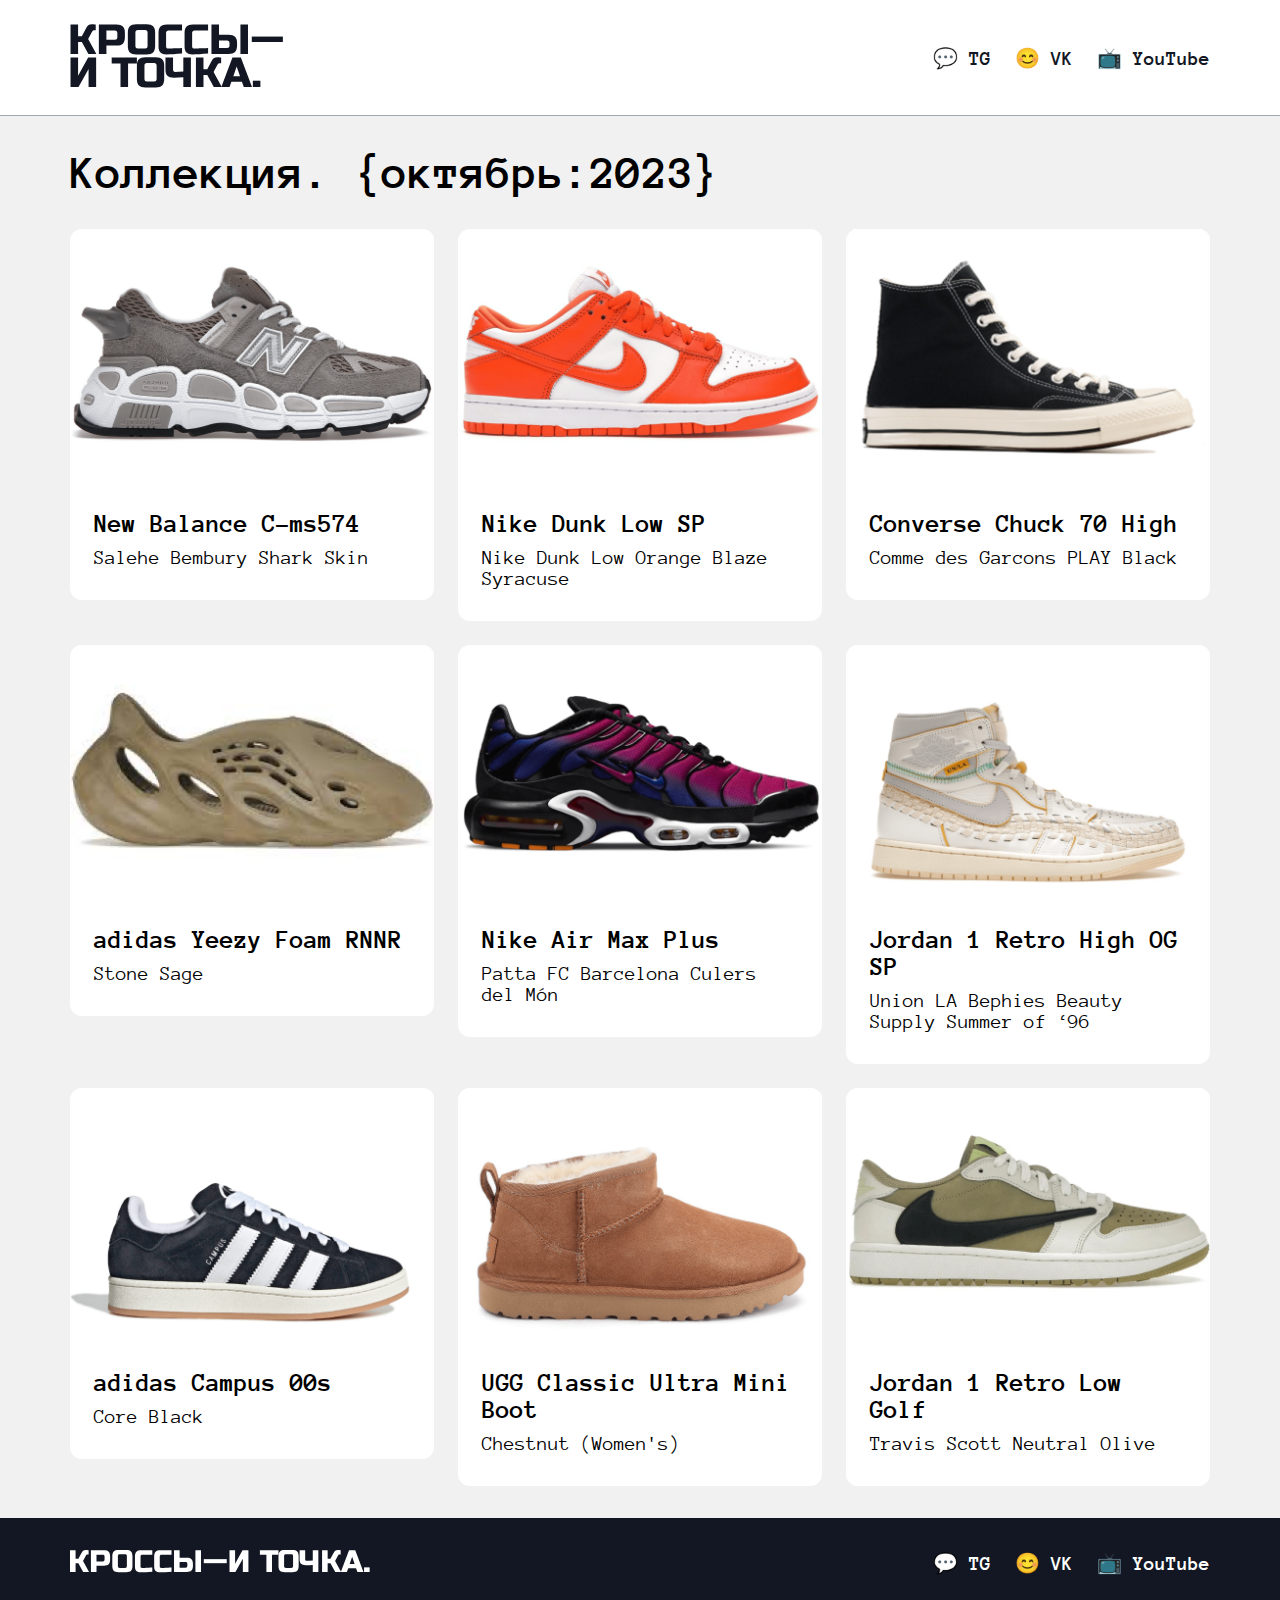
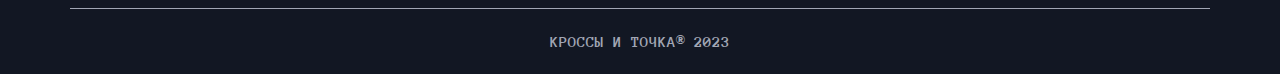
<file: index.html>
<!DOCTYPE html>
<html lang="en">
<head>
    <meta charset="UTF-8">
    <meta name="viewport" content="width=device-width, initial-scale=1.0">
    <title>Кроссы - и точка</title>
    <link href="./style.css" rel="stylesheet" />
</head>
<body>
    <main>
        <header>
            <div class="header-container">
                <a href="index.html" class="logo-link">
                    <img alt="Кроссы и точка" src="./images/logo.svg" />
                </a>
                <nav>
                    <ul class="nav-list">
                        <li class="nav-item">
                            <a href="https://t.me/s/yandex" class="nav-link">💬 TG</a>
                        </li>
                        <li class="nav-item">
                            <a href="https://vk.com/yandex" class="nav-link">😊 VK</a>
                        </li>
                        <li class="nav-item">
                            <a href="https://www.youtube.com/channel/UCixlrqz8w-oa4UzdKyHLMaA" class="nav-link">📺 YouTube</a>
                        </li>
                    </ul>
                </nav>
            </div>
        </header>

        <div class="content">
            <h1>Коллекция. {октябрь:2023}</h1>
            <div class="sneakers">
                <a href="1.html">
                <div class="sneaker1"style="  margin-top: 0px;
                margin-bottom: 0px;">
                    <img alt="New Balance C-ms574"s src="./images/6.png" class="sneaker-image" />
                    <div class="sneaker-info">
                        <h3>New Balance C-ms574</h3>
                        <p>Salehe Bembury Shark Skin</p>
                    </div>
                </div>
                </a>
                <a href="2.html">
                <div class="sneaker2" style="  margin-top: 0px;
                margin-bottom: 0px;">
                    <img alt="Nike Dunk Low SP" src="./images/7.png" class="sneaker-image" />
                    <div class="sneaker-info">
                        <h3>Nike Dunk Low SP</h3>
                        <p>Nike Dunk Low Orange Blaze Syracuse</p>
                    </div>
                </div>
                </a>
                <a href="3.html">
                <div class="sneaker3"style="  margin-top: 0px;
                margin-bottom: 0px;">
                    <img alt="Converse Chuck Taylor All Star 70 Hi" src="./images/4.png" class="sneaker-image" />
                    <div class="sneaker-info">
                        <h3>Converse Chuck 70 High</h3>
                        <p>Comme des Garcons PLAY Black</p>
                    </div>
                </div>
                </a>
                <div class="sneaker">
                    <img alt="adidas Yeezy Foam RNNR" src="./images/9.png" class="sneaker-image" />
                    <div class="sneaker-info">
                        <h3>adidas Yeezy Foam RNNR</h3>
                        <p>Stone Sage</p>
                    </div>
                </div>
                <div class="sneaker">
                    <img alt="Nike Air Max Plus" src="./images/1.png" class="sneaker-image" />
                    <div class="sneaker-info">
                        <h3>Nike Air Max Plus</h3>
                        <p>Patta FC Barcelona Culers del Món</p>
                    </div>
                </div>
                <div class="sneaker">
                    <img alt="Jordan 1 Retro High OG SP" src="./images/2.png" class="sneaker-image" />
                    <div class="sneaker-info">
                        <h3>Jordan 1 Retro High OG SP</h3>
                        <p>Union LA Bephies Beauty Supply Summer of ‘96</p>
                    </div>
                </div>
                <div class="sneaker">
                    <img alt="adidas Campus 00s" src="./images/3.png" class="sneaker-image" />
                    <div class="sneaker-info">
                        <h3>adidas Campus 00s</h3>
                        <p>Core Black</p>
                    </div>
                </div>
                <div class="sneaker">
                    <img alt="UGG Classic Ultra Mini Boot" src="./images/5.png" class="sneaker-image" />
                    <div class="sneaker-info">
                        <h3>UGG Classic Ultra Mini Boot</h3>
                        <p>Chestnut (Women's)</p>
                    </div>
                </div>
                 <div class="sneaker">
                    <img alt="Jordan 1 Retro Low Golf" src="./images/8.png" class="sneaker-image" />
                    <div class="sneaker-info">
                        <h3>Jordan 1 Retro Low Golf</h3>
                        <p>Travis Scott Neutral Olive</p>
                    </div>
                </div>
            </div>
        </div>

        <footer>
            <div class="footer-content">
                <a class="footer__logo-link" href="index.html">
                    <img alt="Кроссы и точка" src="./images/logo_footer.svg" class="footer__logo-image" />
                </a>
                <nav>
                    <ul class="nav-list">
                        <li class="nav-item">
                            <a href="https://t.me/s/yandex" class="nav-link">💬 TG</a>
                        </li>
                        <li class="nav-item">
                            <a href="https://vk.com/yandex" class="nav-link">😊 VK</a>
                        </li>
                        <li class="nav-item">
                            <a href="https://www.youtube.com/channel/UCixlrqz8w-oa4UzdKyHLMaA" class="nav-link">📺 YouTube</a>
                        </li>
                    </ul>
                </nav>
            </div>
            <div class="copyright">
                <p class="copyright-text">КРОССЫ И ТОЧКА® 2023</p>
            </div>
        </footer>
    </main> 
</body>
</html>
</file>
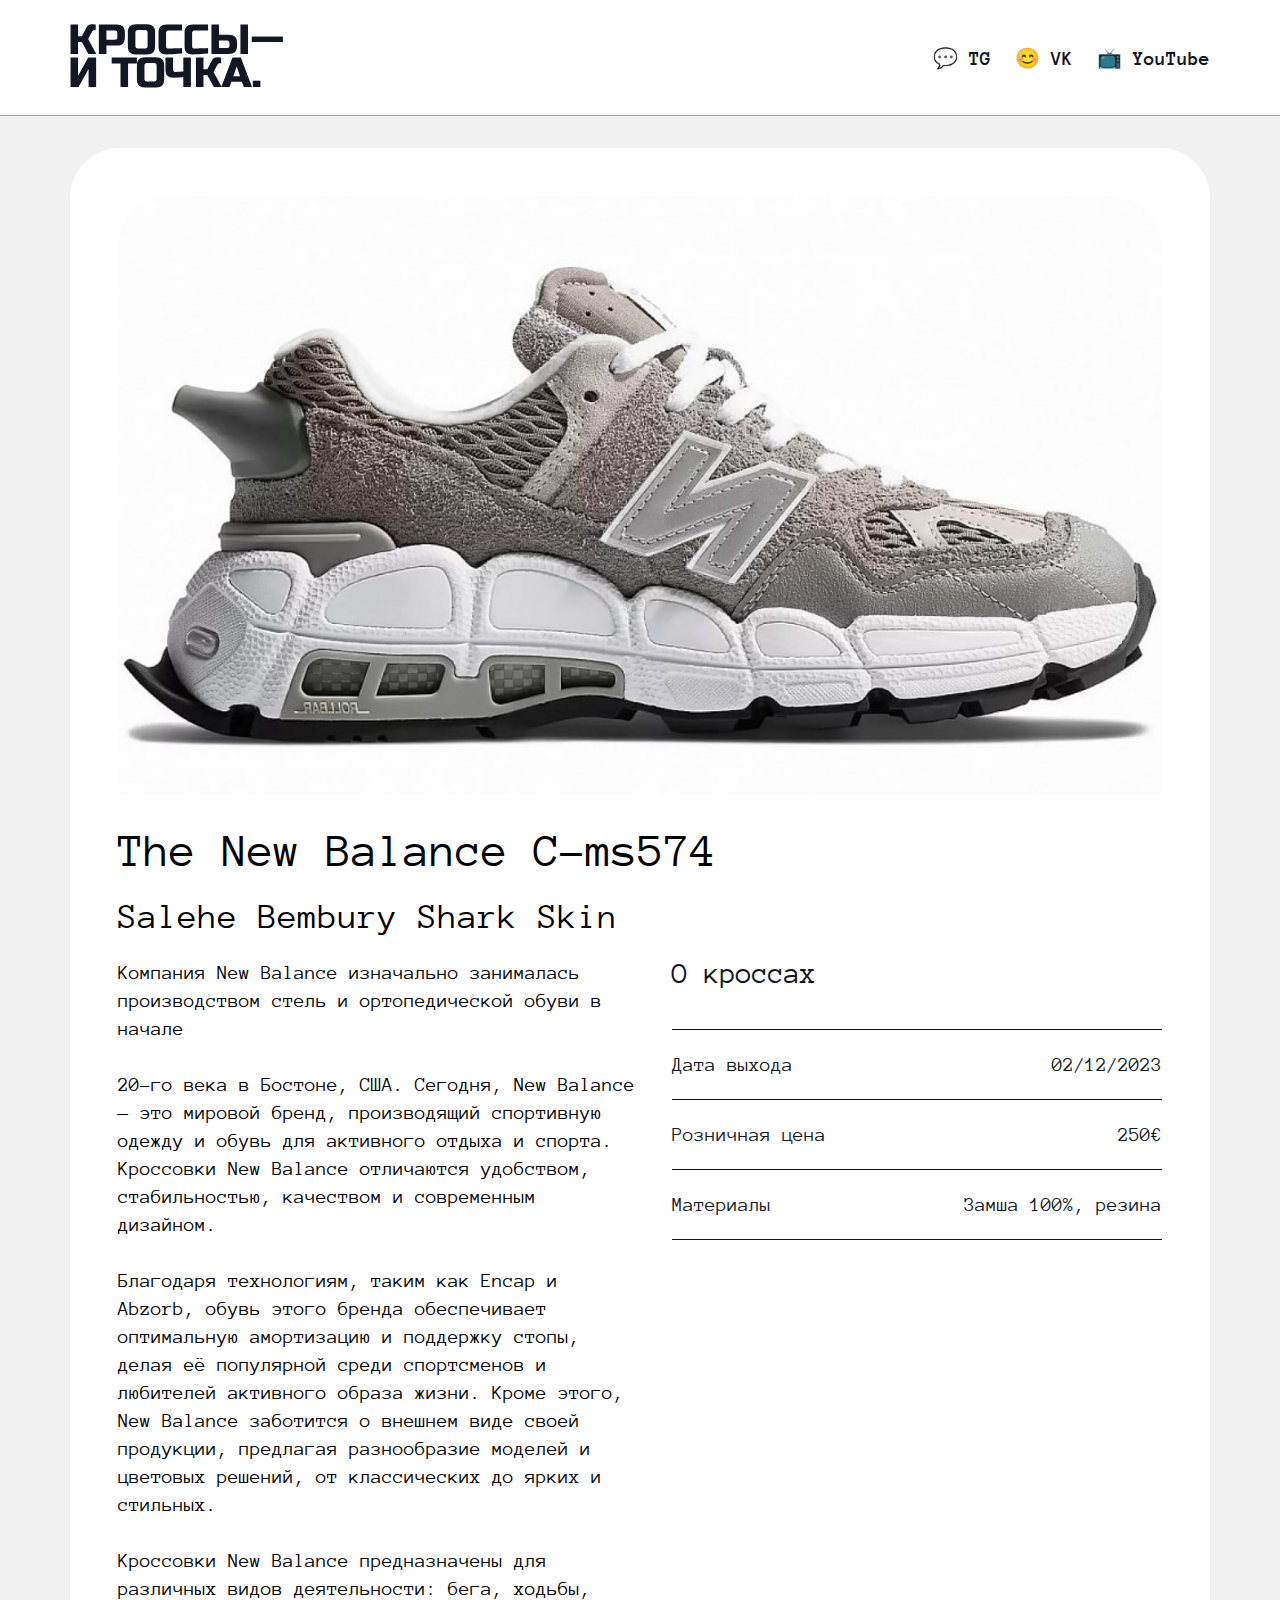
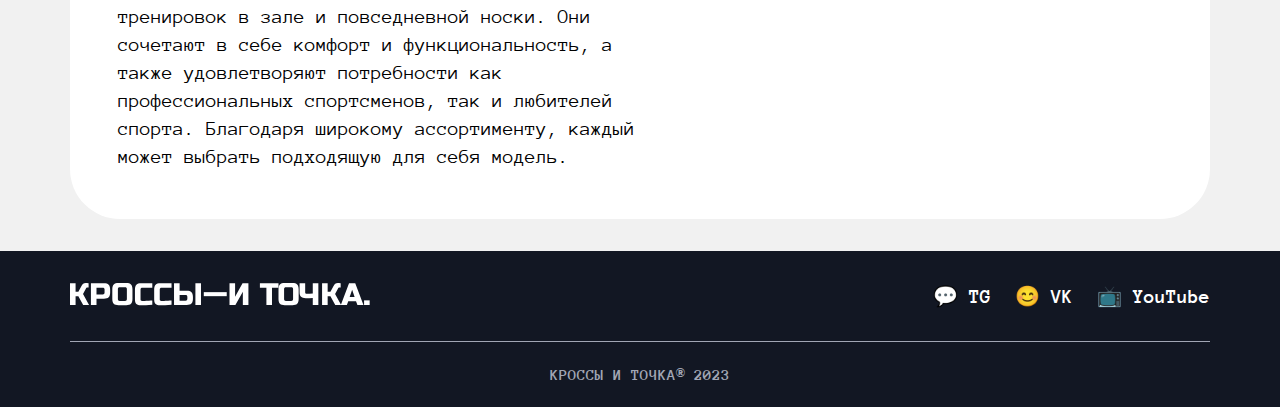
<file: 1.html>
<!DOCTYPE html>
<html lang="en">
<head>
    <meta charset="UTF-8">
    <meta name="viewport" content="width=device-width, initial-scale=1.0">
    <title>New Balance C-ms574</title>
    <link href="./style.css" rel="stylesheet" />
</head>
<body>
    <main>
        <header>
            <div class="header-container">
                <a href="index.html" class="logo-link">
                    <img alt="Кроссы и точка" src="./images/logo.svg" />
                </a>
                <nav>
                    <ul class="nav-list">
                        <li class="nav-item">
                            <a href="https://t.me/s/yandex" class="nav-link">💬 TG</a>
                        </li>
                        <li class="nav-item">
                            <a href="https://vk.com/yandex" class="nav-link">😊 VK</a>
                        </li>
                        <li class="nav-item">
                            <a href="https://www.youtube.com/channel/UCixlrqz8w-oa4UzdKyHLMaA" class="nav-link">📺 YouTube</a>
                        </li>
                    </ul>
                </nav>
            </div>
        </header>

        <main class="main">
            <section class="content">
                <div class="sneaker_big">
                    <img class="big_img" src="images/1a.jpg">
                    <div class="sneaker_big_info">
                        <h2 class="sneaker_big_title">The New Balance C-ms574</h2>
                        <h3 class="sneaker_big_subtitle">Salehe Bembury Shark Skin</h3>
                        <div class="sneaker_info">
                            <p class="sneaker_big_text">
                                Компания New Balance изначально занималась производством стель и ортопедической обуви в начале
                <br>
                                <br>
                                20-го века в Бостоне, США. Сегодня, New Balance — это мировой бренд, производящий спортивную одежду и обувь для активного отдыха и спорта. Кроссовки New Balance отличаются удобством, стабильностью, качеством и современным дизайном.
                <br>
                                <br>
                                Благодаря технологиям, таким как Encap и Abzorb, обувь этого бренда обеспечивает оптимальную амортизацию и поддержку стопы, делая её популярной среди спортсменов и любителей активного образа жизни. Кроме этого, New Balance заботится о внешнем виде своей продукции, предлагая разнообразие моделей и цветовых решений, от классических до ярких и стильных.
                <br>
                                <br>
                                Кроссовки New Balance предназначены для различных видов деятельности: бега, ходьбы, тренировок в зале и повседневной носки. Они сочетают в себе комфорт и функциональность, а также удовлетворяют потребности как профессиональных спортсменов, так и любителей спорта. Благодаря широкому ассортименту, каждый может выбрать подходящую для себя модель.
                <br>
                            </p>
                            <div class="parameters">
                                <div class="parameter_header">
                                    <h4>О кроссах</h4>
                                    <div class="parameter_line"></div>
                                </div>
                                <div class="parameter">
                                    <div class="parameter_info">
                                        <h5>Дата выхода</h5>
                                        <h5>02/12/2023</h5>
                                    </div>
                                    <div class="parameter_line"></div>
                                </div>
                                <div class="parameter">
                                    <div class="parameter_info">
                                        <h5>Розничная цена</h5>
                                        <h5>250€</h5>
                                    </div>
                                    <div class="parameter_line"></div>
                                </div>
                                <div class="parameter">
                                    <div class="parameter_info">
                                        <h5>Материалы</h5>
                                        <h5>Замша 100%, резина</h5>
                                    </div>
                                    <div class="parameter_line"></div>
                                </div>
                            </div>
                        </div>
                    </div>
                </div>
            </section>
        </main>

        <footer>
            <div class="footer-content">
                <a class="footer__logo-link" href="index.html">
                    <img alt="Кроссы и точка" src="./images/logo_footer.svg" class="footer__logo-image" />
                </a>
                <nav>
                    <ul class="nav-list">
                        <li class="nav-item">
                            <a href="https://t.me/s/yandex" class="nav-link">💬 TG</a>
                        </li>
                        <li class="nav-item">
                            <a href="https://vk.com/yandex" class="nav-link">😊 VK</a>
                        </li>
                        <li class="nav-item">
                            <a href="https://www.youtube.com/channel/UCixlrqz8w-oa4UzdKyHLMaA" class="nav-link">📺 YouTube</a>
                        </li>
                    </ul>
                </nav>
            </div>
            <div class="copyright">
                <p class="copyright-text">КРОССЫ И ТОЧКА® 2023</p>
            </div>
        </footer>
    </main> 
</body>
</html>
</file>
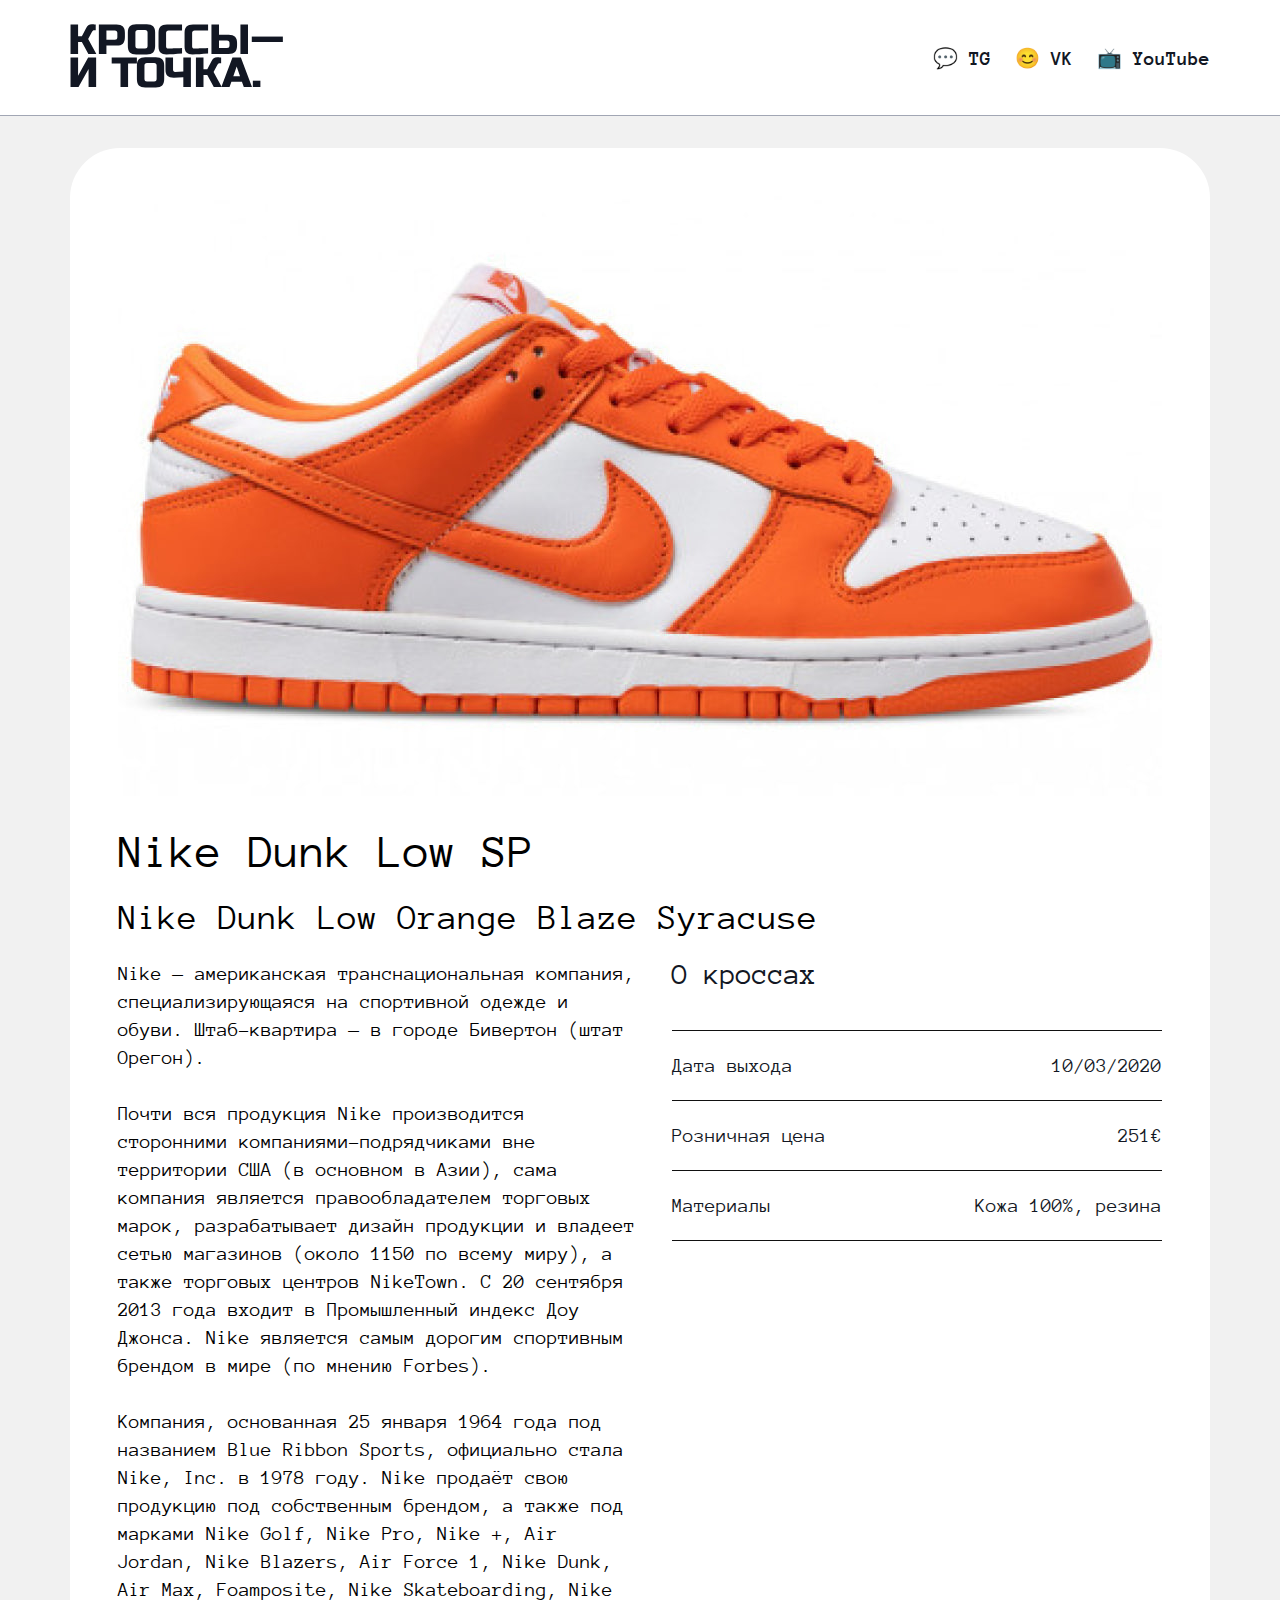
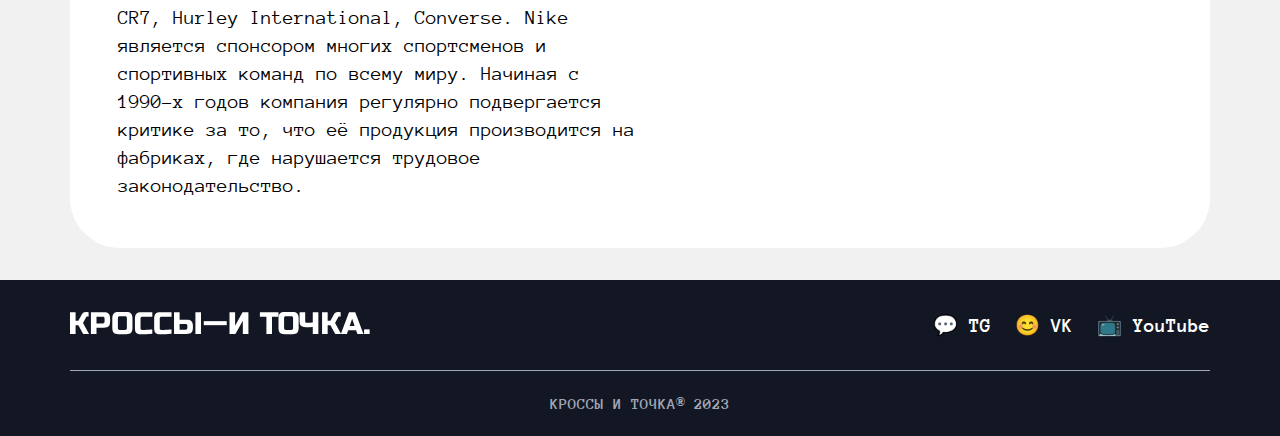
<file: 2.html>
<!DOCTYPE html>
<html lang="en">
<head>
    <meta charset="UTF-8">
    <meta name="viewport" content="width=device-width, initial-scale=1.0">
    <title>Nike Dunk Low SP</title>
    <link href="./style.css" rel="stylesheet" />
</head>
<body>
    <main>
        <header>
            <div class="header-container">
                <a href="index.html" class="logo-link">
                    <img alt="Кроссы и точка" src="./images/logo.svg" />
                </a>
                <nav>
                    <ul class="nav-list">
                        <li class="nav-item">
                            <a href="https://t.me/s/yandex" class="nav-link">💬 TG</a>
                        </li>
                        <li class="nav-item">
                            <a href="https://vk.com/yandex" class="nav-link">😊 VK</a>
                        </li>
                        <li class="nav-item">
                            <a href="https://www.youtube.com/channel/UCixlrqz8w-oa4UzdKyHLMaA" class="nav-link">📺 YouTube</a>
                        </li>
                    </ul>
                </nav>
            </div>
        </header>

        <main class="main">
            <section class="content">
                <div class="sneaker_big">
                    <img class="big_img" src="images/2a.jpg">
                    <div class="sneaker_big_info">
                        <h2 class="sneaker_big_title">Nike Dunk Low SP</h2>
                        <h3 class="sneaker_big_subtitle">Nike Dunk Low Orange Blaze Syracuse</h3>
                        <div class="sneaker_info">
                            <p class="sneaker_big_text">
                                Nike — американская транснациональная компания, специализирующаяся на спортивной одежде и обуви. Штаб-квартира — в городе Бивертон (штат Орегон).
                 <br>
                                <br>
                                Почти вся продукция Nike производится сторонними компаниями-подрядчиками вне территории США (в основном в Азии), сама компания является правообладателем торговых марок, разрабатывает дизайн продукции и владеет сетью магазинов (около 1150 по всему миру), а также торговых центров NikeTown. С 20 сентября 2013 года входит в Промышленный индекс Доу Джонса. Nike является самым дорогим спортивным брендом в мире (по мнению Forbes).
                 <br>
                                <br>
                                Компания, основанная 25 января 1964 года под названием Blue Ribbon Sports, официально стала Nike, Inc. в 1978 году. Nike продаёт свою продукцию под собственным брендом, а также под марками Nike Golf, Nike Pro, Nike +, Air Jordan, Nike Blazers, Air Force 1, Nike Dunk, Air Max, Foamposite, Nike Skateboarding, Nike CR7, Hurley International, Converse. Nike является спонсором многих спортсменов и спортивных команд по всему миру. Начиная с 1990-х годов компания регулярно подвергается критике за то, что её продукция производится на фабриках, где нарушается трудовое законодательство.
                            </p>
                            <div class="parameters">
                                <div class="parameter_header">
                                    <h4>О кроссах</h4>
                                    <div class="parameter_line"></div>
                                </div>
                                <div class="parameter">
                                    <div class="parameter_info">
                                        <h5>Дата выхода</h5>
                                        <h5>10/03/2020</h5>
                                    </div>
                                    <div class="parameter_line"></div>
                                </div>
                                <div class="parameter">
                                    <div class="parameter_info">
                                        <h5>Розничная цена</h5>
                                        <h5>251€</h5>
                                    </div>
                                    <div class="parameter_line"></div>
                                </div>
                                <div class="parameter">
                                    <div class="parameter_info">
                                        <h5>Материалы</h5>
                                        <h5>Кожа 100%, резина</h5>
                                    </div>
                                    <div class="parameter_line"></div>
                                </div>
                            </div>
                        </div>
                    </div>
                </div>
            </section>
        </main>

        <footer>
            <div class="footer-content">
                <a class="footer__logo-link" href="index.html">
                    <img alt="Кроссы и точка" src="./images/logo_footer.svg" class="footer__logo-image" />
                </a>
                <nav>
                    <ul class="nav-list">
                        <li class="nav-item">
                            <a href="https://t.me/s/yandex" class="nav-link">💬 TG</a>
                        </li>
                        <li class="nav-item">
                            <a href="https://vk.com/yandex" class="nav-link">😊 VK</a>
                        </li>
                        <li class="nav-item">
                            <a href="https://www.youtube.com/channel/UCixlrqz8w-oa4UzdKyHLMaA" class="nav-link">📺 YouTube</a>
                        </li>
                    </ul>
                </nav>
            </div>
            <div class="copyright">
                <p class="copyright-text">КРОССЫ И ТОЧКА® 2023</p>
            </div>
        </footer>
    </main> 
</body>
</html>
</file>
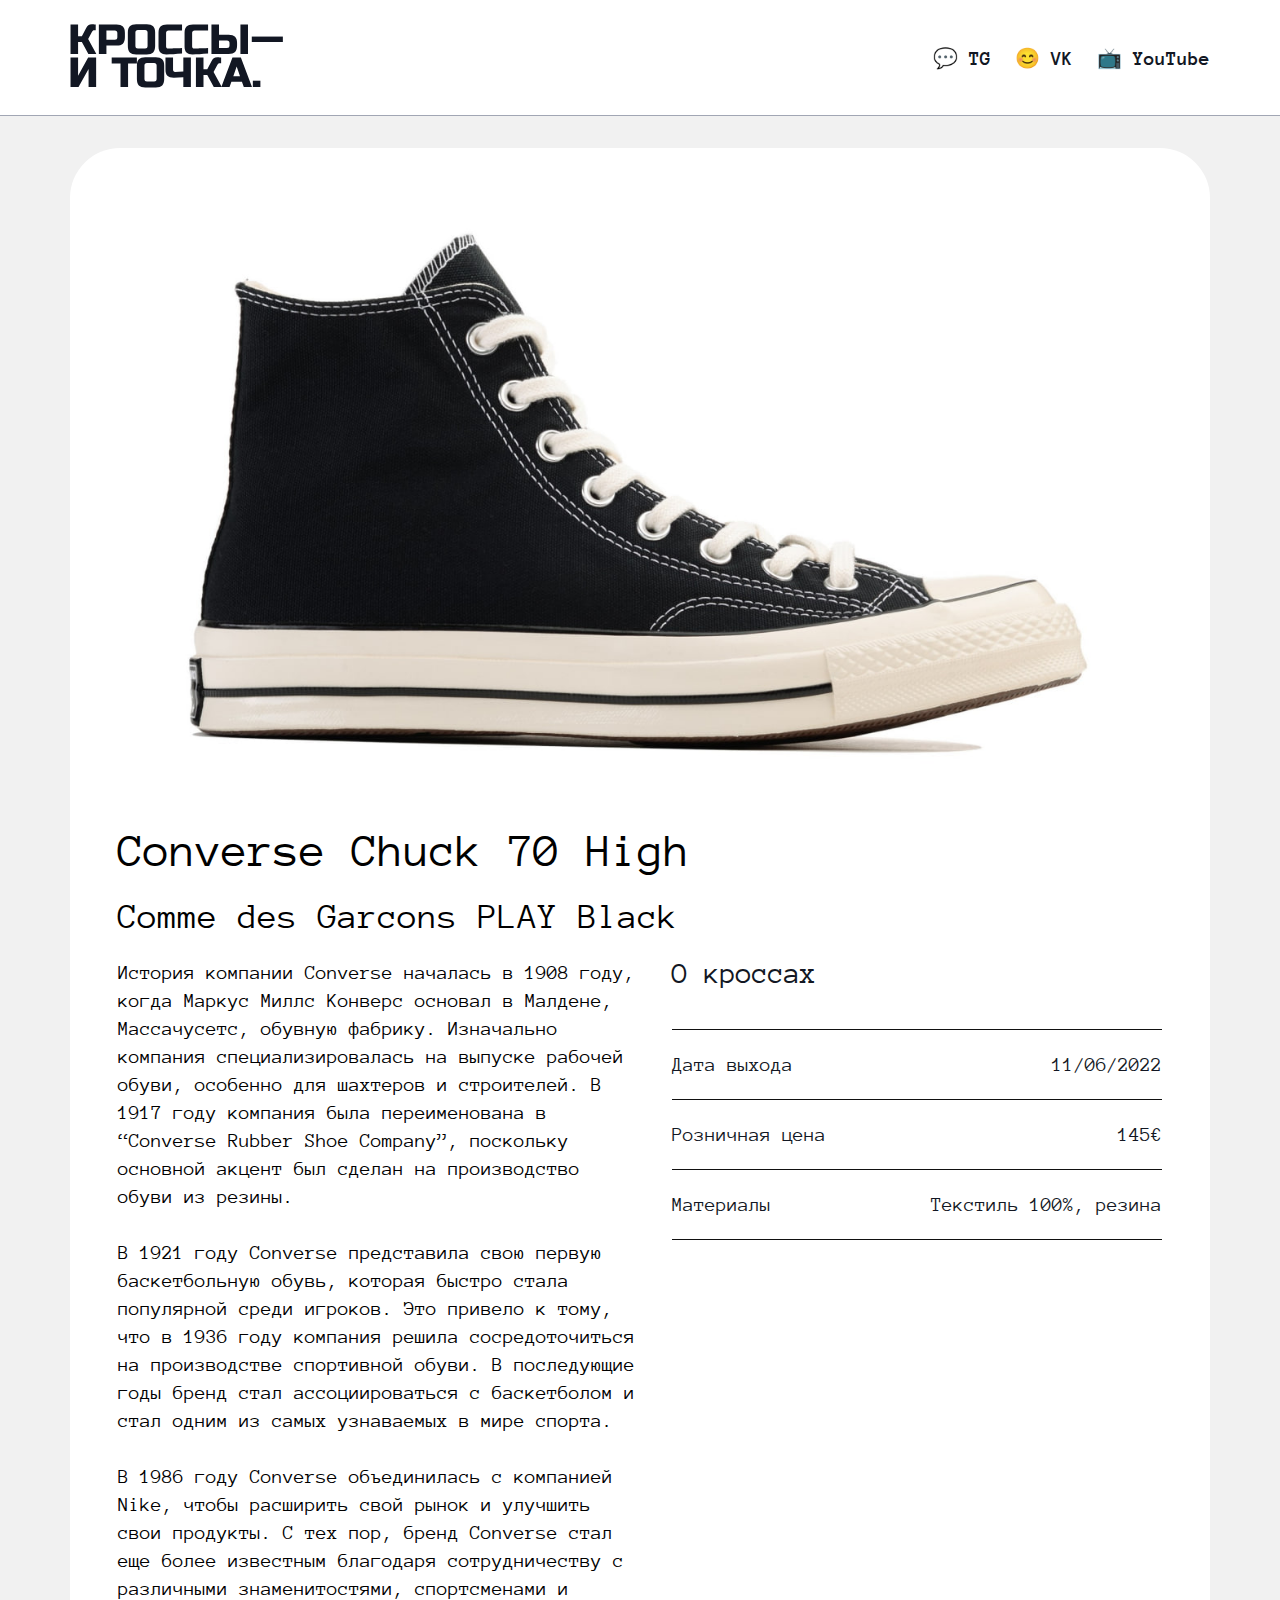
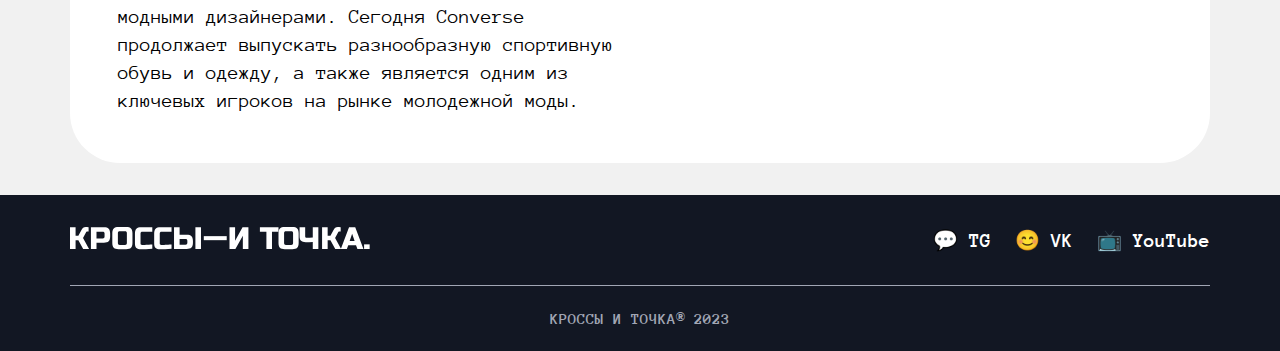
<file: 3.html>
<!DOCTYPE html>
<html lang="en">
<head>
    <meta charset="UTF-8">
    <meta name="viewport" content="width=device-width, initial-scale=1.0">
    <title>Converse Chuck 70 High</title>
    <link href="./style.css" rel="stylesheet" />
</head>
<body>
    <main>
        <header>
            <div class="header-container">
                <a href="index.html" class="logo-link">
                    <img alt="Кроссы и точка" src="./images/logo.svg" />
                </a>
                <nav>
                    <ul class="nav-list">
                        <li class="nav-item">
                            <a href="https://t.me/s/yandex" class="nav-link">💬 TG</a>
                        </li>
                        <li class="nav-item">
                            <a href="https://vk.com/yandex" class="nav-link">😊 VK</a>
                        </li>
                        <li class="nav-item">
                            <a href="https://www.youtube.com/channel/UCixlrqz8w-oa4UzdKyHLMaA" class="nav-link">📺 YouTube</a>
                        </li>
                    </ul>
                </nav>
            </div>
        </header>

        <main class="main">
            <section class="content">
                <div class="sneaker_big">
                    <img class="big_img" src="images/3a.jpg">
                    <div class="sneaker_big_info">
                        <h2 class="sneaker_big_title">Converse Chuck 70 High</h2>
                        <h3 class="sneaker_big_subtitle">Comme des Garcons PLAY Black</h3>
                        <div class="sneaker_info">
                            <p class="sneaker_big_text">
                                История компании Converse началась в 1908 году, когда Маркус Миллс Конверс основал в Малдене, Массачусетс, обувную фабрику. Изначально компания специализировалась на выпуске рабочей обуви, особенно для шахтеров и строителей. В 1917 году компания была переименована в “Converse Rubber Shoe Company”, поскольку основной акцент был сделан на производство обуви из резины.
<br></br>
В 1921 году Converse представила свою первую баскетбольную обувь, которая быстро стала популярной среди игроков. Это привело к тому, что в 1936 году компания решила сосредоточиться на производстве спортивной обуви. В последующие годы бренд стал ассоциироваться с баскетболом и стал одним из самых узнаваемых в мире спорта.
<br></br>
В 1986 году Converse объединилась с компанией Nike, чтобы расширить свой рынок и улучшить свои продукты. С тех пор, бренд Converse стал еще более известным благодаря сотрудничеству с различными знаменитостями, спортсменами и модными дизайнерами. Сегодня Converse продолжает выпускать разнообразную спортивную обувь и одежду, а также является одним из ключевых игроков на рынке молодежной моды.
                            </p>
                            <div class="parameters">
                                <div class="parameter_header">
                                    <h4>О кроссах</h4>
                                    <div class="parameter_line"></div>
                                </div>
                                <div class="parameter">
                                    <div class="parameter_info">
                                        <h5>Дата выхода</h5>
                                        <h5>11/06/2022</h5>
                                    </div>
                                    <div class="parameter_line"></div>
                                </div>
                                <div class="parameter">
                                    <div class="parameter_info">
                                        <h5>Розничная цена</h5>
                                        <h5>145€</h5>
                                    </div>
                                    <div class="parameter_line"></div>
                                </div>
                                <div class="parameter">
                                    <div class="parameter_info">
                                        <h5>Материалы</h5>
                                        <h5>Текстиль 100%, резина</h5>
                                    </div>
                                    <div class="parameter_line"></div>
                                </div>
                            </div>
                        </div>
                    </div>
                </div>
            </section>
        </main>

        <footer>
            <div class="footer-content">
                <a class="footer__logo-link" href="index.html">
                    <img alt="Кроссы и точка" src="./images/logo_footer.svg" class="footer__logo-image" />
                </a>
                <nav>
                    <ul class="nav-list">
                        <li class="nav-item">
                            <a href="https://t.me/s/yandex" class="nav-link">💬 TG</a>
                        </li>
                        <li class="nav-item">
                            <a href="https://vk.com/yandex" class="nav-link">😊 VK</a>
                        </li>
                        <li class="nav-item">
                            <a href="https://www.youtube.com/channel/UCixlrqz8w-oa4UzdKyHLMaA" class="nav-link">📺 YouTube</a>
                        </li>
                    </ul>
                </nav>
            </div>
            <div class="copyright">
                <p class="copyright-text">КРОССЫ И ТОЧКА® 2023</p>
            </div>
        </footer>
    </main> 
</body>
</html>
</file>
<file: style.css>
/* подключение локальный шрифтов на страницу */
@font-face {
    font-family: "Anonymous Pro";
    src: url(fonts/AnonymousPro-Regular.ttf);
    font-weight: 400;
    font-style: normal;
    display: swap;
}

@font-face {
    font-family: "Anonymous Pro";
    src: url(fonts/AnonymousPro-Bold.ttf);
    font-weight: 700;
    font-style: normal;
    display: swap;
}

* {
    box-sizing: border-box;
}

/* сброс стилей по умолчанию */
body,h1,h2,h3,p,ul,li {
    margin: 0;
}
ul {
    list-style: none;
    padding: 0;
}
a {
    text-decoration: none;
}

a{color: inherit;}

/* задание шрифта всей странице */
body {
    font-family: "Anonymous Pro", sans-serif;
}

/* стили для главного контейнера */
main {
    display: flex;
    flex-direction: column;
    align-items: center;
    background: #F1F1F1;
}

/* стили для хедера(шапки) сайта */
header {
    display: flex;
    flex-direction: row;
    align-items: center;
    justify-content: center;
    width: 100%;
    border-bottom: 1px solid #A1A6B4;
    background: white;
}

.header-container {
    display: flex;
    justify-content: space-between;
    width: 100%;
    max-width: 1140px;
    margin: 24px 0 24px;
}

.logo-link {
    max-width: 215px;
}

/* стили для ссылок в хедере и футере */
nav {
    display: flex;
}

.nav-list {
    display: flex;
    align-items: center;
    width: 100%;
    gap: 24px;
}

.nav-item {
    display: inline;
}

.nav-link {
    color: #121723;
    font-size: 20px;
    font-weight: 700;
}

/* стили для  */
.content {
    margin: 32px 0;
    max-width: 1140px;
}

h1 {
    font-size: 48px;
}

/* стили для контейнера кроссовок */
.sneakers {
    display: flex;
    flex-wrap: wrap;
    gap: 24px;
    margin: 32px 0 0;
}

/* стили для карточки кроссовок */
.sneaker {
    display: flex;
    flex-direction: column;
    align-items: center;
    max-width: 364px;
    height: 100%;
    border-radius: 12px;
    background: white;
}

.sneaker1 {
    display: flex;
    flex-direction: column;
    align-items: center;
    max-width: 364px;
    border-radius: 12px;
    background: white;
    transition: transform 0.3s ease ; 
}

.sneaker1:hover {
    box-shadow: 0px 4px 4px 0px rgba(0, 0, 0, 0.25);
    cursor: pointer;
    transform: translate(0, -10px);
}

.sneaker2 {
    display: flex;
    flex-direction: column;
    align-items: center;
    max-width: 364px;
    border-radius: 12px;
    background: white;
    transition: transform 0.3s ease;
}

.sneaker2:hover {
    box-shadow: 0px 4px 4px 0px rgba(0, 0, 0, 0.25);
    cursor: pointer;
    margin-top: -10px;
    transform: translate(0, -10px);
}

.sneaker3 {
    display: flex;
    flex-direction: column;
    align-items: center;
    max-width: 364px;
    border-radius: 12px;
    background: white;
    transition: transform 0.3s ease;
}

.sneaker3:hover {
    box-shadow: 0px 4px 4px 0px rgba(0, 0, 0, 0.25);
    cursor: pointer;
    margin-top: -10px;
    transform: translate(0, -10px);
}

.sneaker-image {
    width: 100%;
}

.sneaker-info {
    display: flex;
    flex-direction: column;
    align-items: flex-start;
    gap: 10px;
    width: 100%;
    padding: 32px 24px;
}

h3 {
    font-size: 26px;
}

p {
    font-size: 20px;
}

footer {
    width: 100%;
    display: flex;
    flex-direction: column;
    align-items: center;
    background: #121723;
}

/* стили для футера */
.footer-content {
    display: flex;
    justify-content: space-between;
    width: 100%;
    max-width: 1140px;
    margin: 32px 0;
}

.footer__logo-link {
    max-width: 300px;
    width: 100%;
}

footer .nav-link {
    color: white;
}

.copyright {
    display: flex;
    align-items: center;
    justify-content: center;
    width: 100%;
    max-width: 1140px;
    border-top: 1px solid #A1A6B4;
}

.copyright-text {
    color: #A1A6B4;
    font-size: 16px;
    font-weight: 700;
    margin: 24px 0;
}

.sneaker_big {
    display: flex;
    background-color: #fff;
    border-radius: 50px;
    padding: 48px;
    flex-direction: column;
    gap: 32px;
    height: auto;

  }
  
  .sneaker_big_info {
    display: flex;
    gap: 24px;
    flex-direction: column;
  }
  
  .sneaker_info {
    display: flex;
    align-items: flex-start;
    gap: 32px;
    align-self: stretch;
  }
  
  .sneaker_big_text {
    display: flex;
    max-width: 50%;
    font-family: Anonymous Pro;
font-size: 20px;
font-weight: 400;
line-height: 28px;
letter-spacing: 0em;
text-align: left;

  }
  
  .parameters {
    display: flex;
    flex-direction: column;
    width: 50%;
    gap: 24px;
  }
  
  .parameter_header {
    display: flex;   
    flex-direction: column;
  }
  
  .parameter {
    display: flex;
    flex-direction: column;
    gap: 24px;
  }
  
  .parameter_info {
    display: flex;
    flex-direction: row;
    justify-content: space-between;
    flex-wrap: wrap;
  }
  
  .parameter_line {
    display: flex;
    width: 100%;
    height: 1px;
    background-color: #111111;
  }

  .sneaker_big_title{
  font-family: Anonymous Pro;
  font-size: 48px;
  font-weight: 400;
  line-height: 48px;
  letter-spacing: 0em;
  text-align: left;
  }

  .sneaker_big_subtitle{

  font-family: Anonymous Pro;
  font-size: 36px;
  font-weight: 400;
  line-height: 36px;
  letter-spacing: 0em;
  text-align: left;
  }



  .big_img {
    display: flex;
    width: 100%;
    height: auto;
  }

  h4 {
    margin-top: 0px;
    display: flex;
    color: var(--black, #121723);
    font-family: Anonymous Pro;
    font-size: 30px;
    font-weight: 400;
    line-height: 30px;
    letter-spacing: 0em;
    text-align: left;

  }

  h5 {
    color: var(--black, #121723);
    font-family: Anonymous Pro;
    font-size: 20px;
    font-style: normal;
    font-weight: 400;
    line-height: normal;
    margin: 0px;
}

  

@media screen and (max-width: 768px) {
    .footer-content {
      justify-content: space-around;
    }
    .header-container { 
      justify-content: space-around;
    }
    h1 {
      font-size: 32px;
    }
    .sneaker_big {
      border-radius: 12px;
      padding: 24px;
    }
    .sneaker_info {
      flex-direction: column;
      flex-wrap: wrap;
    }
    .sneaker_big_text {
      width: 100%;
      max-width: 100%;
    }
    .parameters {
      width: 100%;
    }
    p {
    font-size: 16px;
    line-height: 24px; /* 150% */
    }
    .sneaker_big_title {
      font-size: 32px;
    }
    .sneaker_big_subtitle {
      font-size: 20px;
    }
    h4 {
      font-size: 24px;
    }
    h5 {
      font-size: 16px;
    }

    .content {
        margin-left: 15px;
        margin-right: 15px;
        max-width: 1140px;
    }

    .header-container {
        flex-direction: column;
        align-items: center;
      }
      

      .logo-link {
        text-align: center;
      }
      

      .nav-list {
        margin-top: 15px;
      }

      .footer-content {
        flex-direction: column;
        align-items: center;
      }
      

      .footer__logo-link {
        text-align: center;
      }
      

      .nav-list {
        margin-top: 15px;
      }
  
  }
</file>
